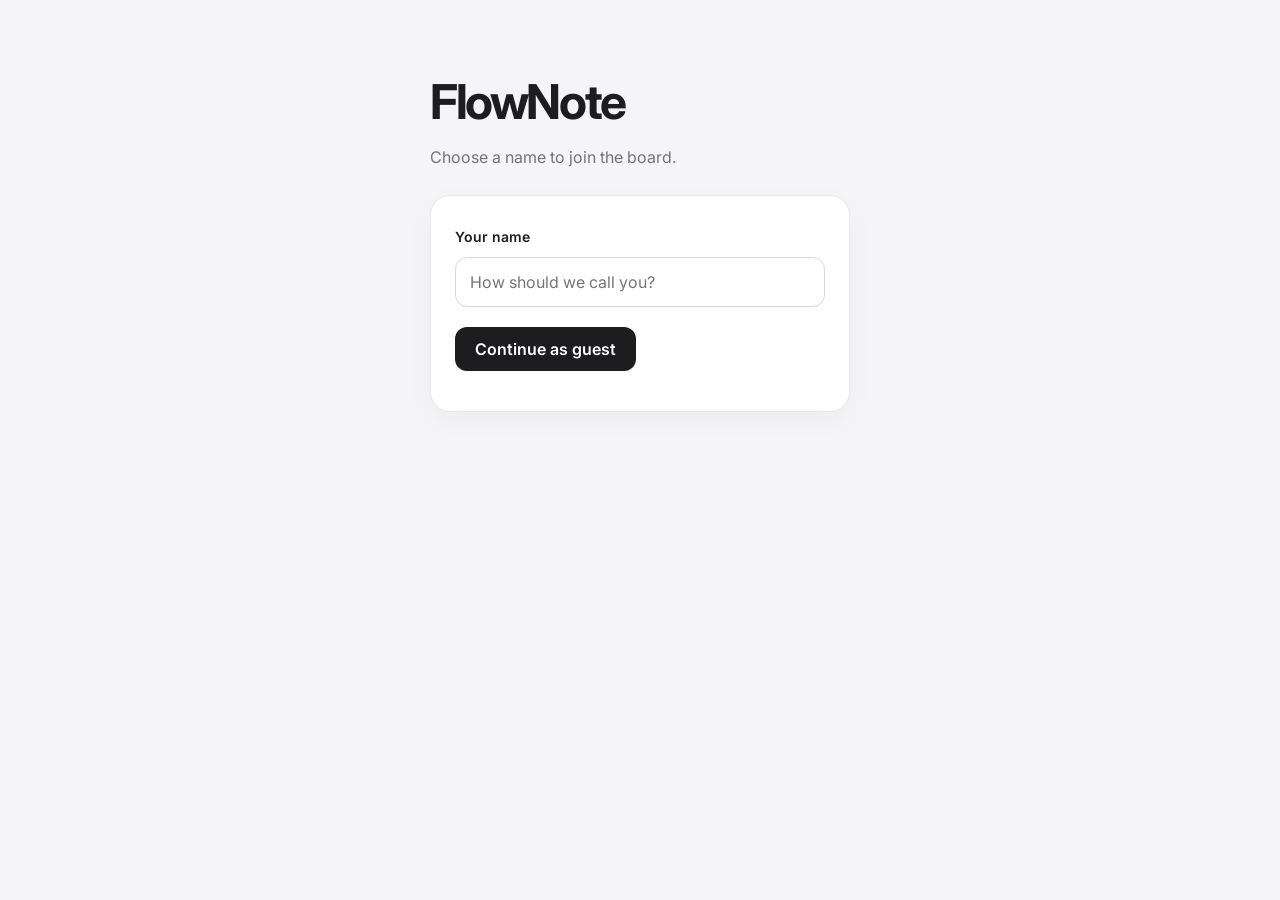
<file: frontend/login.html>
<!DOCTYPE html>
<html lang="en">
<head>
  <meta charset="UTF-8">
  <meta name="viewport" content="width=device-width, initial-scale=1.0">
  <title>Join · FlowNote</title>
  <link rel="preconnect" href="https://fonts.googleapis.com">
  <link rel="preconnect" href="https://fonts.gstatic.com" crossorigin>
  <link href="https://fonts.googleapis.com/css2?family=Inter:wght@400;500;600;700&display=swap" rel="stylesheet">
  <link rel="stylesheet" href="style.css">
</head>
<body>
  <main class="auth-page">
    <h1>FlowNote</h1>
    <p>Choose a name to join the board.</p>

    <section class="panel">
      <form id="guest-form">
        <label for="username">Your name</label>
        <input
          id="username"
          name="username"
          required
          minlength="2"
          maxlength="30"
          autocomplete="nickname"
          placeholder="How should we call you?"
        >
        <button type="submit">Continue as guest</button>
      </form>
      <p id="guest-status" role="status"></p>
    </section>
  </main>

  <script src="auth.js"></script>
</body>
</html>
</file>
<file: frontend/style.css>
:root {
  font-family: "Inter", "Segoe UI", Arial, sans-serif;
  color: #1d1d1f;
  background: #f5f5f7;
}

* {
  box-sizing: border-box;
}

body {
  margin: 0;
}

.app-layout {
  display: grid;
  grid-template-columns: 240px minmax(0, 1fr);
  min-height: 100vh;
}

.sidebar {
  position: sticky;
  top: 0;
  display: flex;
  flex-direction: column;
  height: 100vh;
  padding: 32px 20px;
  background: #fff;
  border-right: 1px solid #e8e8ed;
}

.brand {
  margin: 0 12px 48px;
  font-size: 24px;
  font-weight: 700;
  letter-spacing: -0.05em;
}

.sidebar nav {
  display: grid;
  gap: 6px;
}

.nav-link {
  padding: 12px 14px;
  border-radius: 12px;
  color: #55555c;
  text-decoration: none;
  font-weight: 500;
}

.nav-link:hover,
.nav-link.active {
  background: #f0f0f3;
  color: #1d1d1f;
}

.sidebar-caption {
  margin: auto 12px 0;
  color: #86868b;
  font-size: 13px;
}

.main-content {
  width: min(100%, 820px);
  margin: 0 auto;
  padding: 64px 32px;
}


.page-header {
  margin-bottom: 36px;
}

.eyebrow {
  color: #73737b;
  font-size: 12px;
  font-weight: 700;
  letter-spacing: 0.12em;
}

h1 {
  margin: 10px 0;
  font-size: clamp(32px, 5vw, 48px);
  letter-spacing: -0.05em;
}

h2 {
  font-size: 22px;
  letter-spacing: -0.03em;
}

.page-header > p:last-child {
  color: #73737b;
}

.panel,
.notes-list li {
  padding: 24px;
  background: #fff;
  border: 1px solid #e8e8ed;
  border-radius: 20px;
  box-shadow: 0 8px 28px rgba(0, 0, 0, 0.035);
}

form {
  display: grid;
  gap: 12px;
}

label {
  margin-top: 8px;
  font-size: 14px;
  font-weight: 600;
}

textarea,
input {
  width: 100%;
  padding: 14px;
  border: 1px solid #d7d7dc;
  border-radius: 12px;
  background: #fff;
  font: inherit;
}

textarea {
  min-height: 110px;
  resize: vertical;
}

textarea:focus,
input:focus {
  outline: 2px solid #0071e3;
  outline-offset: 2px;
}

button {
  justify-self: start;
  margin-top: 8px;
  padding: 12px 20px;
  border: 0;
  border-radius: 12px;
  background: #1d1d1f;
  color: #fff;
  font: inherit;
  font-weight: 600;
  cursor: pointer;
}

button:hover {
  background: #424245;
}

.notes-list {
  display: grid;
  grid-template-columns: minmax(0, 1fr);
  gap: 16px;
  width: min(100%, 620px);
  margin: 0;
  padding: 0;
  list-style: none;
}

.notes-list .note-card {
  padding: 18px;
  border-radius: 18px;
  box-shadow: 0 8px 24px rgba(25, 25, 30, 0.06);
}

.note-header {
  display: flex;
  align-items: center;
  gap: 11px;
}

.note-avatar {
  display: grid;
  place-items: center;
  flex: 0 0 38px;
  height: 38px;
  border-radius: 50%;
  background: #e8e8ed;
  color: #333;
  font-weight: 700;
}

.note-header strong,
.note-header small {
  display: block;
}

.note-header strong {
  font-size: 14px;
}

.note-header small {
  margin-top: 3px;
  color: #86868b;
  font-size: 12px;
  font-weight: 400;
}

.notes-list .note-content {
  margin: 18px 0 14px;
  line-height: 1.55;
  white-space: pre-wrap;
  overflow-wrap: anywhere;
}

.due-badge {
  display: inline-block;
  padding: 7px 10px;
  border-radius: 9px;
  background: #fff2df;
  color: #96500b;
  font-size: 12px;
  font-weight: 600;
}

.due-later {
  background: #fff6d6;
  color: #765700;
}

.due-near {
  background: #ffebd6;
  color: #934900;
}

.due-soon,
.due-overdue {
  background: #ffe4e3;
  color: #a52a25;
}

#status,
#form-status {
  color: #73737b;
}

@media (max-width: 700px) {
  .app-layout {
    display: block;
  }

  .sidebar {
    position: static;
    height: auto;
    padding: 18px;
    border-right: 0;
    border-bottom: 1px solid #e8e8ed;
  }

  .brand {
    margin: 0 0 14px;
  }

  .sidebar nav {
    display: flex;
  }

  .sidebar-caption {
    display: none;
  }

  .main-content {
    padding: 32px 18px;
  }
  }

.notes-list .note-overdue {
  background: #eeeeef;
  border-color: #dedee1;
  box-shadow: none;
}

.note-overdue .note-avatar {
  background: #d7d7da;
  color: #56565b;
}

.note-overdue .note-content,
.note-overdue .note-header strong {
  color: #626269;
}

.note-overdue .due-overdue {
  background: #dedee1;
  color: #5c5c63;
}







.auth-page {
  width: min(100% - 36px, 420px);
  margin: 8vh auto;
}

.auth-page > p {
  color: #73737b;
  margin-bottom: 28px;
}

.auth-page .panel {
  margin-bottom: 18px;
}
</file>
